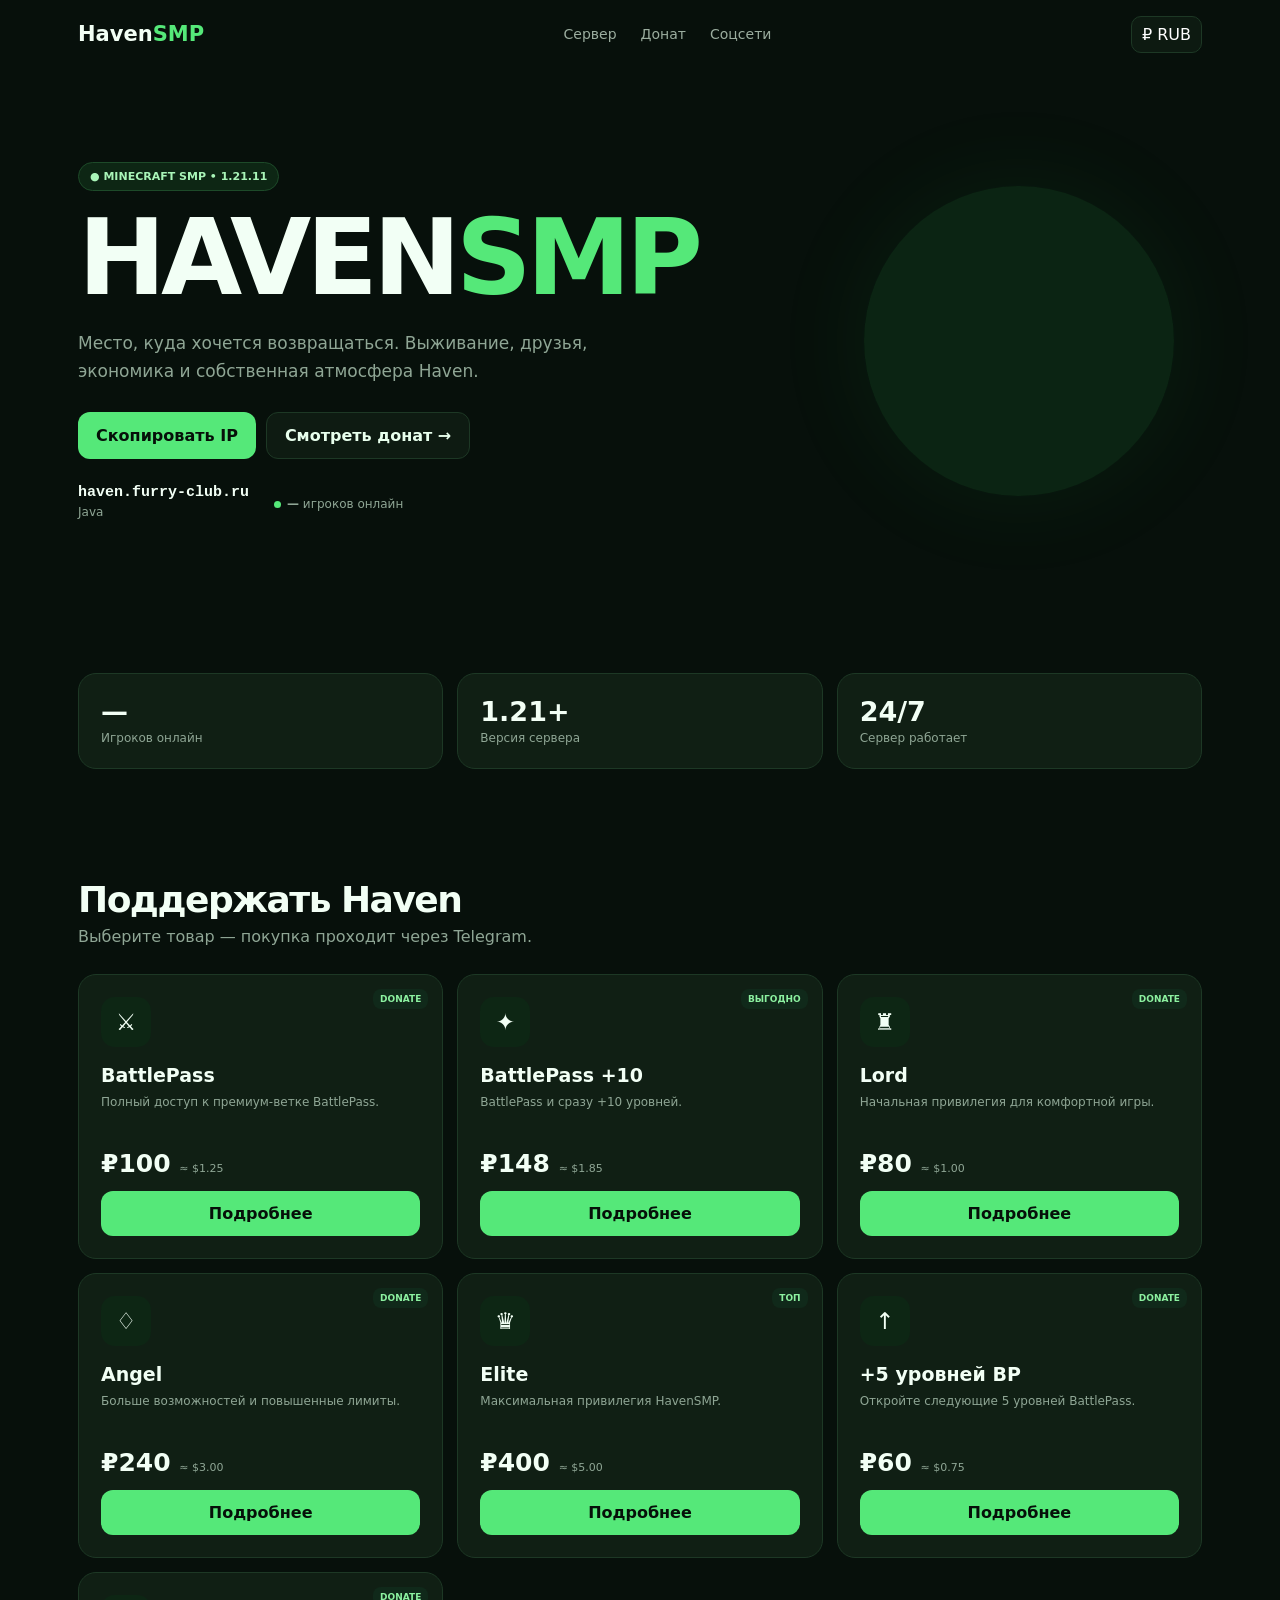
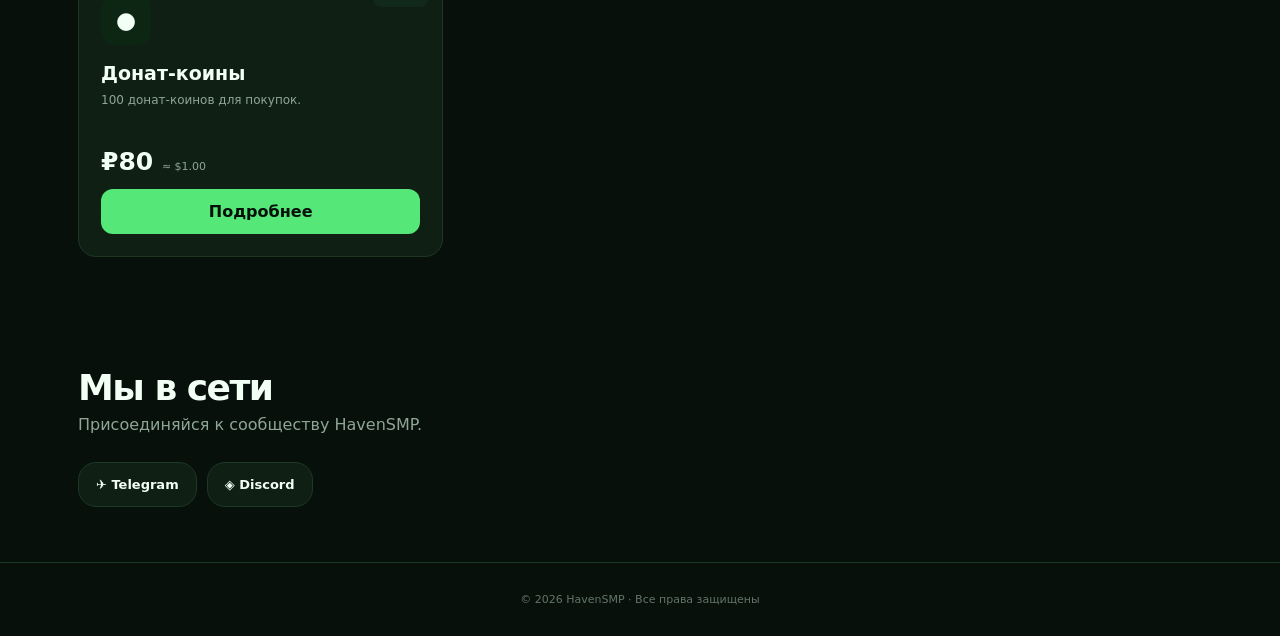
<file: HavenSMP_optimized.html>
<!doctype html>
<html lang="ru">
<head>
<meta charset="utf-8">
<meta name="viewport" content="width=device-width,initial-scale=1,viewport-fit=cover">
<meta name="theme-color" content="#07100b">
<title>HavenSMP — Minecraft SMP</title>
<style>
:root{--bg:#07100b;--bg2:#0b170e;--card:#101f14;--green:#55e879;--green2:#2bc85a;--text:#f2fff5;--muted:#8fa695;--line:#1d3825}
*{box-sizing:border-box}
html{scroll-behavior:smooth}
body{margin:0;background:var(--bg);color:var(--text);font-family:Inter,system-ui,-apple-system,BlinkMacSystemFont,"Segoe UI",sans-serif;overflow-x:hidden}
button,a{font:inherit}a{text-decoration:none;color:inherit}
.nav{height:68px;display:flex;align-items:center;justify-content:space-between;max-width:1160px;margin:auto;padding:0 18px}
.logo{font-weight:800;font-size:21px}.logo span{color:var(--green)}
.navlinks{display:flex;gap:24px;color:#9bad9f;font-size:14px}
.navlinks a:hover{color:#fff}
.currency{border:1px solid var(--line);background:#0d1a11;color:#fff;border-radius:10px;padding:8px 10px;cursor:pointer}
.hero{max-width:1160px;margin:auto;padding:70px 18px 75px;min-height:550px;display:flex;align-items:center;position:relative}
.heroText{max-width:690px;position:relative;z-index:1}
.eyebrow{display:inline-block;color:#a9f5b8;background:#0d2614;border:1px solid #1d4a29;border-radius:999px;padding:7px 11px;font-size:11px;font-weight:700;margin-bottom:20px}
h1{font-size:clamp(55px,9vw,105px);line-height:.9;letter-spacing:-5px;margin:0 0 24px}
h1 span{color:var(--green)}
.hero p{max-width:590px;color:var(--muted);line-height:1.65;font-size:17px;margin:0}
.buttons{display:flex;gap:10px;flex-wrap:wrap;margin-top:27px}
.btn{border:0;border-radius:12px;padding:13px 18px;cursor:pointer;font-weight:750;transition:transform .15s,background .15s}
.btn:hover{transform:translateY(-2px)}
.primary{background:var(--green);color:#061009}
.secondary{background:#0e1b12;color:#e8ffed;border:1px solid var(--line)}
.serverBox{display:flex;gap:25px;align-items:center;margin-top:25px;flex-wrap:wrap}
.ip{font:600 15px ui-monospace,SFMono-Regular,Consolas,monospace}
.status{font-size:12px;color:var(--muted);margin-top:4px}
.dot{display:inline-block;width:7px;height:7px;background:var(--green);border-radius:50%;margin-right:6px}
.heroOrb{position:absolute;right:4%;width:310px;height:310px;border-radius:50%;background:rgba(55,210,88,.10);box-shadow:0 0 100px rgba(55,210,88,.08)}
section{max-width:1160px;margin:auto;padding:55px 18px}
.stats{display:grid;grid-template-columns:repeat(3,1fr);gap:14px}
.stat,.card,.social{background:var(--card);border:1px solid var(--line);border-radius:18px}
.stat{padding:22px}.stat strong{font-size:27px;display:block}.stat span{font-size:12px;color:var(--muted)}
.sectionTitle{font-size:36px;letter-spacing:-1.5px;margin:0 0 7px}.sectionSub{color:var(--muted);margin:0 0 28px}
.shop{display:grid;grid-template-columns:repeat(3,minmax(0,1fr));gap:14px}
.card{padding:22px;position:relative;min-width:0;transition:transform .15s,border-color .15s}
.card:hover{transform:translateY(-3px);border-color:#2c633b}
.tag{position:absolute;right:14px;top:14px;background:#10291a;color:#8cf1a0;border-radius:8px;padding:5px 7px;font-size:9px;font-weight:800}
.icon{width:50px;height:50px;border-radius:14px;background:#0d2614;display:grid;place-items:center;font-size:23px;margin-bottom:17px}
.card h3{font-size:19px;margin:0 0 7px}.desc{font-size:12px;line-height:1.55;color:var(--muted);min-height:38px}
.price{font-size:25px;font-weight:800;margin:18px 0 13px}.price small{font-size:11px;color:var(--muted);font-weight:500}
.buy{width:100%}
.socials{display:flex;gap:10px;flex-wrap:wrap}.social{padding:14px 17px;font-size:13px;font-weight:650}.social:hover{border-color:#2c633b}
footer{border-top:1px solid var(--line);padding:30px 18px;text-align:center;color:#647568;font-size:11px}

.modal{position:fixed;inset:0;background:rgba(0,0,0,.72);display:none;align-items:center;justify-content:center;padding:16px;z-index:50}
.modal.open{display:flex}
.modalBox{width:min(520px,100%);max-height:min(700px,calc(100dvh - 32px));overflow:auto;background:var(--bg2);border:1px solid #285534;border-radius:20px;padding:24px;box-shadow:0 20px 60px rgba(0,0,0,.55);position:relative}
.close{position:absolute;right:14px;top:14px;width:34px;height:34px;border:0;border-radius:9px;background:#142219;color:#fff;font-size:21px;cursor:pointer}
.modalBox h2{font-size:28px;margin:3px 45px 9px 0}.modalBox p{color:var(--muted);font-size:13px;line-height:1.6}.modalBox ul{padding-left:19px;color:#a8bbaa;font-size:13px;line-height:1.8;margin-bottom:22px}

@media(max-width:800px){
 .nav{height:62px;padding:0 14px}.navlinks{display:none}
 .hero{padding:55px 16px 55px;min-height:0}.heroOrb{width:220px;height:220px;right:-100px;opacity:.35}
 h1{font-size:clamp(50px,18vw,76px);letter-spacing:-4px}
 .hero p{font-size:15px}.serverBox{gap:16px}
 section{padding:42px 16px}.stats{grid-template-columns:1fr;gap:10px}
 .shop{grid-template-columns:1fr;gap:11px}.card{padding:19px}.sectionTitle{font-size:29px}
 .modal{padding:10px}.modalBox{max-height:calc(100dvh - 20px);padding:20px;border-radius:17px}
}
@media(max-width:380px){
 .nav .currency{font-size:12px;padding:7px 8px}.logo{font-size:18px}
 .hero{padding-top:42px}.buttons{display:grid;grid-template-columns:1fr}.btn{width:100%}
 .serverBox{display:block}.serverBox>div+div{margin-top:12px}
}
@media(prefers-reduced-motion:reduce){html{scroll-behavior:auto}.card,.btn{transition:none}}
@media(max-width:800px){
 .heroOrb{display:none}
 .card:hover,.btn:hover{transform:none}
}
</style>
</head>
<body>
<nav class="nav">
 <div class="logo">Haven<span>SMP</span></div>
 <div class="navlinks"><a href="#server">Сервер</a><a href="#donate">Донат</a><a href="#social">Соцсети</a></div>
 <button class="currency" id="currency">₽ RUB</button>
</nav>

<main>
<section class="hero" id="server">
 <div class="heroText">
  <div class="eyebrow">● MINECRAFT SMP • 1.21.11</div>
  <h1>HAVEN<span>SMP</span></h1>
  <p>Место, куда хочется возвращаться. Выживание, друзья, экономика и собственная атмосфера Haven.</p>
  <div class="buttons">
   <button class="btn primary" onclick="copyIP()">Скопировать IP</button>
   <a class="btn secondary" href="#donate">Смотреть донат →</a>
  </div>
  <div class="serverBox">
   <div><div class="ip">haven.furry-club.ru</div><div class="status">Java</div></div>
   <div class="status"><span class="dot"></span><b id="online">—</b> игроков онлайн</div>
  </div>
 </div>
 <div class="heroOrb" aria-hidden="true"></div>
</section>

<section>
 <div class="stats">
  <div class="stat"><strong id="online2">—</strong><span>Игроков онлайн</span></div>
  <div class="stat"><strong>1.21+</strong><span>Версия сервера</span></div>
  <div class="stat"><strong>24/7</strong><span>Сервер работает</span></div>
 </div>
</section>

<section id="donate">
 <h2 class="sectionTitle">Поддержать Haven</h2>
 <p class="sectionSub">Выберите товар — покупка проходит через Telegram.</p>
 <div class="shop" id="shop"></div>
</section>

<section id="social">
 <h2 class="sectionTitle">Мы в сети</h2>
 <p class="sectionSub">Присоединяйся к сообществу HavenSMP.</p>
 <div class="socials">
  <a class="social" href="https://t.me/HavenSMP" target="_blank" rel="noopener">✈ Telegram</a>
  <a class="social" href="https://discord.gg/8dnhvuYzp" target="_blank" rel="noopener">◈ Discord</a>
 </div>
</section>
</main>
<footer>© 2026 HavenSMP · Все права защищены</footer>

<div class="modal" id="modal" role="dialog" aria-modal="true" aria-labelledby="modalTitle">
 <div class="modalBox">
  <button class="close" onclick="closeModal()" aria-label="Закрыть">×</button>
  <h2 id="modalTitle"></h2><p id="modalDesc"></p><ul id="modalList"></ul>
  <button class="btn primary" id="modalBuy">Купить</button>
 </div>
</div>

<script>
const TG="https://t.me/HavenSMP"; // ← ЗАМЕНИ на свой Telegram
const IP="haven.furry-club.ru";
let currency="RUB",rate=80;
const products=[
{name:"BattlePass",price:1.25,icon:"⚔",desc:"Полный доступ к премиум-ветке BattlePass.",info:["Премиум-ветка BattlePass","Все премиум-награды","Сезонные награды"]},
{name:"BattlePass +10",price:1.85,icon:"✦",tag:"ВЫГОДНО",desc:"BattlePass и сразу +10 уровней.",info:["Премиум BattlePass","+10 уровней","Все награды открытых уровней"]},
{name:"Lord",price:1,icon:"♜",desc:"Начальная привилегия для комфортной игры.",info:["Дополнительные команды","Больше возможностей для телепортации","Расширенные лимиты команд"]},
{name:"Angel",price:3,icon:"♢",desc:"Больше возможностей и повышенные лимиты.",info:["Все возможности Lord","Повышенные лимиты команд","Дополнительные удобства"]},
{name:"Elite",price:5,icon:"♛",tag:"ТОП",desc:"Максимальная привилегия HavenSMP.",info:["Все возможности Angel","Максимальные лимиты команд","Расширенные игровые возможности"]},
{name:"+5 уровней BP",price:.75,icon:"↑",desc:"Откройте следующие 5 уровней BattlePass.",info:["+5 следующих уровней","Моментальное открытие наград"]},
{name:"Донат-коины",price:1,icon:"●",desc:"100 донат-коинов для покупок.",info:["100 донат-коинов","Использование в донат-магазине"]}
];

const $=id=>document.getElementById(id);
function money(v){return currency==="USD"?`$${v.toFixed(2)}`:`₽${Math.round(v*rate).toLocaleString("ru-RU")}`}
function render(){
 $("shop").innerHTML=products.map((p,i)=>`
 <article class="card">
  <span class="tag">${p.tag||"DONATE"}</span>
  <div class="icon">${p.icon}</div><h3>${p.name}</h3>
  <div class="desc">${p.desc}</div>
  <div class="price">${money(p.price)} <small>${currency==="RUB"?"≈ $"+p.price.toFixed(2):"USD"}</small></div>
  <button class="btn primary buy" onclick="openModal(${i})">Подробнее</button>
 </article>`).join("");
}
function openModal(i){
 const p=products[i];$("modal").classList.add("open");
 $("modalTitle").textContent=p.name;$("modalDesc").textContent=p.desc;
 $("modalList").innerHTML=p.info.map(x=>`<li>${x}</li>`).join("");
 $("modalBuy").onclick=()=>location.href=TG;
}
function closeModal(){$("modal").classList.remove("open")}
$("modal").addEventListener("click",e=>{if(e.target===$("modal"))closeModal()});
document.addEventListener("keydown",e=>{if(e.key==="Escape")closeModal()});
function copyIP(){
 if(navigator.clipboard) navigator.clipboard.writeText(IP);
 const old=document.querySelector(".primary").textContent;
 document.querySelector(".primary").textContent="IP скопирован ✓";
 setTimeout(()=>document.querySelector(".primary").textContent=old,1400);
}
$("currency").onclick=()=>{
 currency=currency==="RUB"?"USD":"RUB";
 $("currency").textContent=currency==="RUB"?"₽ RUB":"$ USD";render();
};
async function getRate(){
 try{
  const r=await fetch("https://www.cbr-xml-daily.ru/daily_json.js",{cache:"no-store"});
  const d=await r.json();
  if(d?.Valute?.USD?.Value) rate=Number(d.Valute.USD.Value);
 }catch(e){}
 render();
}
async function getOnline(){
 try{
  const r=await fetch("https://api.mcsrvstat.us/3/"+encodeURIComponent(IP),{cache:"no-store"});
  const d=await r.json();const n=d?.players?.online;
  if(typeof n==="number"){$("online").textContent=n;$("online2").textContent=n}
 }catch(e){}
}
render();getRate();getOnline();setInterval(getOnline,60000);
</script>
</body>
</html>
</file>
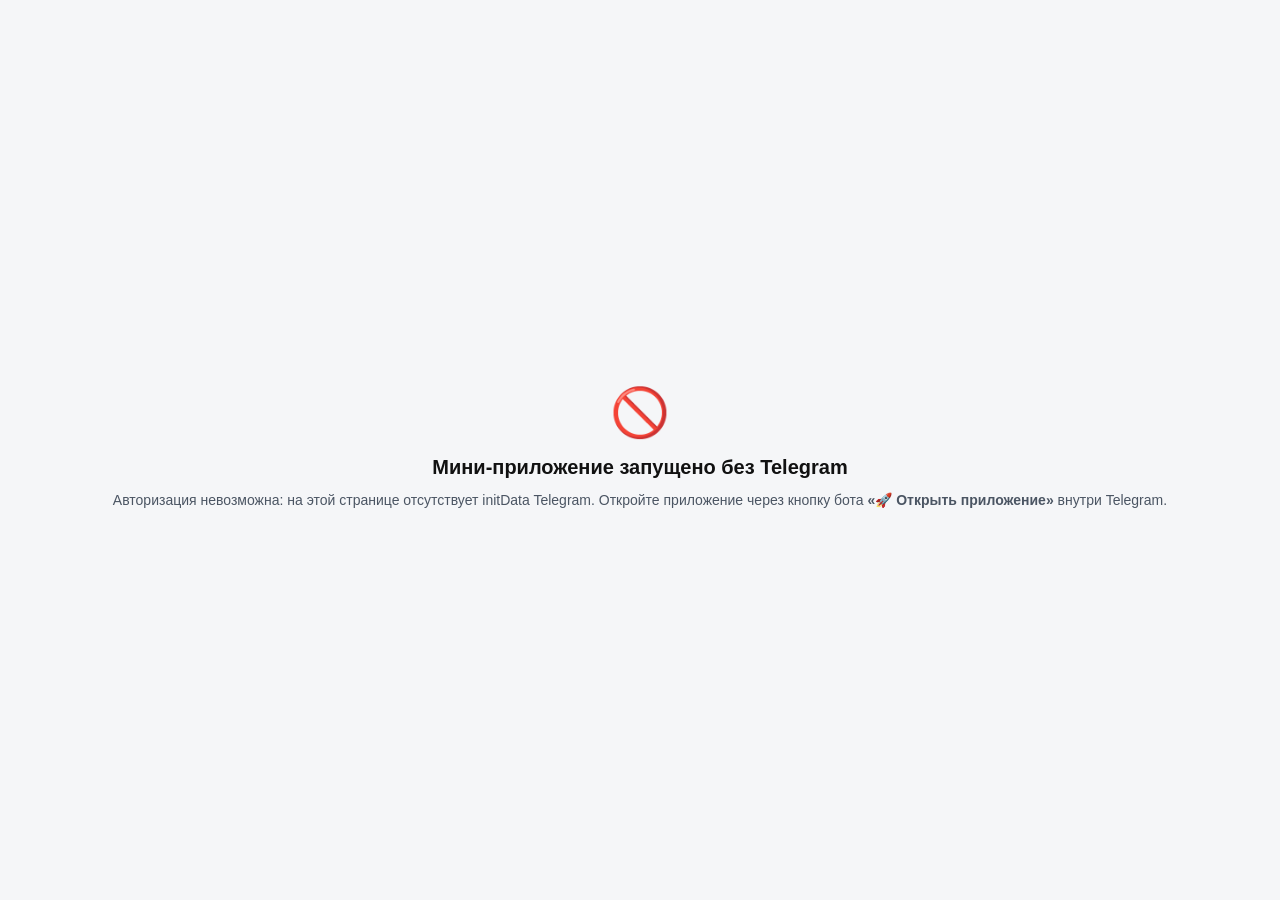
<file: miniapp.html>
<!doctype html>
<html lang="ru">
  <head>
    <meta charset="UTF-8" />
    <meta name="viewport" content="width=device-width, initial-scale=1.0, viewport-fit=cover" />
    <title>Рассылки Telegram</title>
    <script src="https://telegram.org/js/telegram-web-app.js"></script>
    <script type="module" crossorigin src="index-a8NsADB9.js"></script>
    <link rel="stylesheet" crossorigin href="index-Y_vMVnOQ.css">
  </head>
  <body>
    <div id="root"></div>
  </body>
</html>
</file>
<file: index-Y_vMVnOQ.css>
*,:before,:after{--tw-border-spacing-x: 0;--tw-border-spacing-y: 0;--tw-translate-x: 0;--tw-translate-y: 0;--tw-rotate: 0;--tw-skew-x: 0;--tw-skew-y: 0;--tw-scale-x: 1;--tw-scale-y: 1;--tw-pan-x: ;--tw-pan-y: ;--tw-pinch-zoom: ;--tw-scroll-snap-strictness: proximity;--tw-gradient-from-position: ;--tw-gradient-via-position: ;--tw-gradient-to-position: ;--tw-ordinal: ;--tw-slashed-zero: ;--tw-numeric-figure: ;--tw-numeric-spacing: ;--tw-numeric-fraction: ;--tw-ring-inset: ;--tw-ring-offset-width: 0px;--tw-ring-offset-color: #fff;--tw-ring-color: rgb(59 130 246 / .5);--tw-ring-offset-shadow: 0 0 #0000;--tw-ring-shadow: 0 0 #0000;--tw-shadow: 0 0 #0000;--tw-shadow-colored: 0 0 #0000;--tw-blur: ;--tw-brightness: ;--tw-contrast: ;--tw-grayscale: ;--tw-hue-rotate: ;--tw-invert: ;--tw-saturate: ;--tw-sepia: ;--tw-drop-shadow: ;--tw-backdrop-blur: ;--tw-backdrop-brightness: ;--tw-backdrop-contrast: ;--tw-backdrop-grayscale: ;--tw-backdrop-hue-rotate: ;--tw-backdrop-invert: ;--tw-backdrop-opacity: ;--tw-backdrop-saturate: ;--tw-backdrop-sepia: ;--tw-contain-size: ;--tw-contain-layout: ;--tw-contain-paint: ;--tw-contain-style: }::backdrop{--tw-border-spacing-x: 0;--tw-border-spacing-y: 0;--tw-translate-x: 0;--tw-translate-y: 0;--tw-rotate: 0;--tw-skew-x: 0;--tw-skew-y: 0;--tw-scale-x: 1;--tw-scale-y: 1;--tw-pan-x: ;--tw-pan-y: ;--tw-pinch-zoom: ;--tw-scroll-snap-strictness: proximity;--tw-gradient-from-position: ;--tw-gradient-via-position: ;--tw-gradient-to-position: ;--tw-ordinal: ;--tw-slashed-zero: ;--tw-numeric-figure: ;--tw-numeric-spacing: ;--tw-numeric-fraction: ;--tw-ring-inset: ;--tw-ring-offset-width: 0px;--tw-ring-offset-color: #fff;--tw-ring-color: rgb(59 130 246 / .5);--tw-ring-offset-shadow: 0 0 #0000;--tw-ring-shadow: 0 0 #0000;--tw-shadow: 0 0 #0000;--tw-shadow-colored: 0 0 #0000;--tw-blur: ;--tw-brightness: ;--tw-contrast: ;--tw-grayscale: ;--tw-hue-rotate: ;--tw-invert: ;--tw-saturate: ;--tw-sepia: ;--tw-drop-shadow: ;--tw-backdrop-blur: ;--tw-backdrop-brightness: ;--tw-backdrop-contrast: ;--tw-backdrop-grayscale: ;--tw-backdrop-hue-rotate: ;--tw-backdrop-invert: ;--tw-backdrop-opacity: ;--tw-backdrop-saturate: ;--tw-backdrop-sepia: ;--tw-contain-size: ;--tw-contain-layout: ;--tw-contain-paint: ;--tw-contain-style: }*,:before,:after{box-sizing:border-box;border-width:0;border-style:solid;border-color:#e5e7eb}:before,:after{--tw-content: ""}html,:host{line-height:1.5;-webkit-text-size-adjust:100%;-moz-tab-size:4;-o-tab-size:4;tab-size:4;font-family:ui-sans-serif,system-ui,sans-serif,"Apple Color Emoji","Segoe UI Emoji",Segoe UI Symbol,"Noto Color Emoji";font-feature-settings:normal;font-variation-settings:normal;-webkit-tap-highlight-color:transparent}body{margin:0;line-height:inherit}hr{height:0;color:inherit;border-top-width:1px}abbr:where([title]){-webkit-text-decoration:underline dotted;text-decoration:underline dotted}h1,h2,h3,h4,h5,h6{font-size:inherit;font-weight:inherit}a{color:inherit;text-decoration:inherit}b,strong{font-weight:bolder}code,kbd,samp,pre{font-family:ui-monospace,SFMono-Regular,Menlo,Monaco,Consolas,Liberation Mono,Courier New,monospace;font-feature-settings:normal;font-variation-settings:normal;font-size:1em}small{font-size:80%}sub,sup{font-size:75%;line-height:0;position:relative;vertical-align:baseline}sub{bottom:-.25em}sup{top:-.5em}table{text-indent:0;border-color:inherit;border-collapse:collapse}button,input,optgroup,select,textarea{font-family:inherit;font-feature-settings:inherit;font-variation-settings:inherit;font-size:100%;font-weight:inherit;line-height:inherit;letter-spacing:inherit;color:inherit;margin:0;padding:0}button,select{text-transform:none}button,input:where([type=button]),input:where([type=reset]),input:where([type=submit]){-webkit-appearance:button;background-color:transparent;background-image:none}:-moz-focusring{outline:auto}:-moz-ui-invalid{box-shadow:none}progress{vertical-align:baseline}::-webkit-inner-spin-button,::-webkit-outer-spin-button{height:auto}[type=search]{-webkit-appearance:textfield;outline-offset:-2px}::-webkit-search-decoration{-webkit-appearance:none}::-webkit-file-upload-button{-webkit-appearance:button;font:inherit}summary{display:list-item}blockquote,dl,dd,h1,h2,h3,h4,h5,h6,hr,figure,p,pre{margin:0}fieldset{margin:0;padding:0}legend{padding:0}ol,ul,menu{list-style:none;margin:0;padding:0}dialog{padding:0}textarea{resize:vertical}input::-moz-placeholder,textarea::-moz-placeholder{opacity:1;color:#9ca3af}input::placeholder,textarea::placeholder{opacity:1;color:#9ca3af}button,[role=button]{cursor:pointer}:disabled{cursor:default}img,svg,video,canvas,audio,iframe,embed,object{display:block;vertical-align:middle}img,video{max-width:100%;height:auto}[hidden]:where(:not([hidden=until-found])){display:none}.sr-only{position:absolute;width:1px;height:1px;padding:0;margin:-1px;overflow:hidden;clip:rect(0,0,0,0);white-space:nowrap;border-width:0}.pointer-events-none{pointer-events:none}.fixed{position:fixed}.absolute{position:absolute}.relative{position:relative}.inset-0{top:0;right:0;bottom:0;left:0}.-right-1{right:-.25rem}.-top-1{top:-.25rem}.bottom-0{bottom:0}.left-0{left:0}.left-0\.5{left:.125rem}.right-0{right:0}.top-0\.5{top:.125rem}.top-3{top:.75rem}.z-40{z-index:40}.z-50{z-index:50}.-mx-4{margin-left:-1rem;margin-right:-1rem}.mb-1{margin-bottom:.25rem}.mb-2{margin-bottom:.5rem}.mb-3{margin-bottom:.75rem}.mb-4{margin-bottom:1rem}.mt-1{margin-top:.25rem}.mt-2{margin-top:.5rem}.mt-3{margin-top:.75rem}.mt-4{margin-top:1rem}.block{display:block}.inline-block{display:inline-block}.flex{display:flex}.inline-flex{display:inline-flex}.grid{display:grid}.aspect-square{aspect-ratio:1 / 1}.h-2{height:.5rem}.h-3{height:.75rem}.h-4{height:1rem}.h-5{height:1.25rem}.h-6{height:1.5rem}.min-h-\[160px\]{min-height:160px}.min-h-\[80px\]{min-height:80px}.min-h-screen{min-height:100vh}.w-1\/2{width:50%}.w-11{width:2.75rem}.w-2\/3{width:66.666667%}.w-5{width:1.25rem}.w-full{width:100%}.max-w-sm{max-width:24rem}.flex-1{flex:1 1 0%}.cursor-pointer{cursor:pointer}.grid-cols-2{grid-template-columns:repeat(2,minmax(0,1fr))}.grid-cols-3{grid-template-columns:repeat(3,minmax(0,1fr))}.grid-cols-4{grid-template-columns:repeat(4,minmax(0,1fr))}.flex-col{flex-direction:column}.items-start{align-items:flex-start}.items-end{align-items:flex-end}.items-center{align-items:center}.justify-center{justify-content:center}.justify-between{justify-content:space-between}.justify-around{justify-content:space-around}.gap-0\.5{gap:.125rem}.gap-1{gap:.25rem}.gap-2{gap:.5rem}.gap-3{gap:.75rem}.space-y-1>:not([hidden])~:not([hidden]){--tw-space-y-reverse: 0;margin-top:calc(.25rem * calc(1 - var(--tw-space-y-reverse)));margin-bottom:calc(.25rem * var(--tw-space-y-reverse))}.space-y-2>:not([hidden])~:not([hidden]){--tw-space-y-reverse: 0;margin-top:calc(.5rem * calc(1 - var(--tw-space-y-reverse)));margin-bottom:calc(.5rem * var(--tw-space-y-reverse))}.space-y-3>:not([hidden])~:not([hidden]){--tw-space-y-reverse: 0;margin-top:calc(.75rem * calc(1 - var(--tw-space-y-reverse)));margin-bottom:calc(.75rem * var(--tw-space-y-reverse))}.space-y-4>:not([hidden])~:not([hidden]){--tw-space-y-reverse: 0;margin-top:calc(1rem * calc(1 - var(--tw-space-y-reverse)));margin-bottom:calc(1rem * var(--tw-space-y-reverse))}.overflow-x-auto{overflow-x:auto}.whitespace-nowrap{white-space:nowrap}.whitespace-pre-wrap{white-space:pre-wrap}.rounded-full{border-radius:9999px}.rounded-lg{border-radius:.5rem}.rounded-xl{border-radius:.75rem}.rounded-t-2xl{border-top-left-radius:1rem;border-top-right-radius:1rem}.border{border-width:1px}.border-b{border-bottom-width:1px}.border-t{border-top-width:1px}.border-gray-100{--tw-border-opacity: 1;border-color:rgb(243 244 246 / var(--tw-border-opacity, 1))}.border-red-200{--tw-border-opacity: 1;border-color:rgb(254 202 202 / var(--tw-border-opacity, 1))}.bg-black\/40{background-color:#0006}.bg-blue-100{--tw-bg-opacity: 1;background-color:rgb(219 234 254 / var(--tw-bg-opacity, 1))}.bg-brand-100{--tw-bg-opacity: 1;background-color:rgb(220 232 255 / var(--tw-bg-opacity, 1))}.bg-brand-500{--tw-bg-opacity: 1;background-color:rgb(59 111 224 / var(--tw-bg-opacity, 1))}.bg-emerald-100{--tw-bg-opacity: 1;background-color:rgb(209 250 229 / var(--tw-bg-opacity, 1))}.bg-gray-100{--tw-bg-opacity: 1;background-color:rgb(243 244 246 / var(--tw-bg-opacity, 1))}.bg-gray-200{--tw-bg-opacity: 1;background-color:rgb(229 231 235 / var(--tw-bg-opacity, 1))}.bg-gray-50{--tw-bg-opacity: 1;background-color:rgb(249 250 251 / var(--tw-bg-opacity, 1))}.bg-gray-800{--tw-bg-opacity: 1;background-color:rgb(31 41 55 / var(--tw-bg-opacity, 1))}.bg-green-100{--tw-bg-opacity: 1;background-color:rgb(220 252 231 / var(--tw-bg-opacity, 1))}.bg-green-600{--tw-bg-opacity: 1;background-color:rgb(22 163 74 / var(--tw-bg-opacity, 1))}.bg-red-100{--tw-bg-opacity: 1;background-color:rgb(254 226 226 / var(--tw-bg-opacity, 1))}.bg-red-50{--tw-bg-opacity: 1;background-color:rgb(254 242 242 / var(--tw-bg-opacity, 1))}.bg-red-500{--tw-bg-opacity: 1;background-color:rgb(239 68 68 / var(--tw-bg-opacity, 1))}.bg-red-600{--tw-bg-opacity: 1;background-color:rgb(220 38 38 / var(--tw-bg-opacity, 1))}.bg-white{--tw-bg-opacity: 1;background-color:rgb(255 255 255 / var(--tw-bg-opacity, 1))}.bg-white\/20{background-color:#fff3}.bg-yellow-100{--tw-bg-opacity: 1;background-color:rgb(254 249 195 / var(--tw-bg-opacity, 1))}.bg-gradient-to-br{background-image:linear-gradient(to bottom right,var(--tw-gradient-stops))}.from-brand-500{--tw-gradient-from: #3b6fe0 var(--tw-gradient-from-position);--tw-gradient-to: rgb(59 111 224 / 0) var(--tw-gradient-to-position);--tw-gradient-stops: var(--tw-gradient-from), var(--tw-gradient-to)}.to-brand-700{--tw-gradient-to: #22459a var(--tw-gradient-to-position)}.p-3{padding:.75rem}.p-4{padding:1rem}.p-5{padding:1.25rem}.p-6{padding:1.5rem}.px-2{padding-left:.5rem;padding-right:.5rem}.px-2\.5{padding-left:.625rem;padding-right:.625rem}.px-3{padding-left:.75rem;padding-right:.75rem}.px-4{padding-left:1rem;padding-right:1rem}.py-1{padding-top:.25rem;padding-bottom:.25rem}.py-1\.5{padding-top:.375rem;padding-bottom:.375rem}.py-2{padding-top:.5rem;padding-bottom:.5rem}.py-8{padding-top:2rem;padding-bottom:2rem}.pb-1{padding-bottom:.25rem}.pb-24{padding-bottom:6rem}.pb-28{padding-bottom:7rem}.pb-\[env\(safe-area-inset-bottom\)\]{padding-bottom:env(safe-area-inset-bottom)}.pt-2{padding-top:.5rem}.pt-3{padding-top:.75rem}.pt-6{padding-top:1.5rem}.text-center{text-align:center}.text-2xl{font-size:1.5rem;line-height:2rem}.text-3xl{font-size:1.875rem;line-height:2.25rem}.text-5xl{font-size:3rem;line-height:1}.text-lg{font-size:1.125rem;line-height:1.75rem}.text-sm{font-size:.875rem;line-height:1.25rem}.text-xl{font-size:1.25rem;line-height:1.75rem}.text-xs{font-size:.75rem;line-height:1rem}.font-bold{font-weight:700}.font-medium{font-weight:500}.font-normal{font-weight:400}.font-semibold{font-weight:600}.leading-none{line-height:1}.leading-relaxed{line-height:1.625}.text-blue-700{--tw-text-opacity: 1;color:rgb(29 78 216 / var(--tw-text-opacity, 1))}.text-brand-500{--tw-text-opacity: 1;color:rgb(59 111 224 / var(--tw-text-opacity, 1))}.text-brand-700{--tw-text-opacity: 1;color:rgb(34 69 154 / var(--tw-text-opacity, 1))}.text-emerald-700{--tw-text-opacity: 1;color:rgb(4 120 87 / var(--tw-text-opacity, 1))}.text-gray-400{--tw-text-opacity: 1;color:rgb(156 163 175 / var(--tw-text-opacity, 1))}.text-gray-500{--tw-text-opacity: 1;color:rgb(107 114 128 / var(--tw-text-opacity, 1))}.text-gray-600{--tw-text-opacity: 1;color:rgb(75 85 99 / var(--tw-text-opacity, 1))}.text-green-600{--tw-text-opacity: 1;color:rgb(22 163 74 / var(--tw-text-opacity, 1))}.text-green-700{--tw-text-opacity: 1;color:rgb(21 128 61 / var(--tw-text-opacity, 1))}.text-red-500{--tw-text-opacity: 1;color:rgb(239 68 68 / var(--tw-text-opacity, 1))}.text-red-600{--tw-text-opacity: 1;color:rgb(220 38 38 / var(--tw-text-opacity, 1))}.text-red-700{--tw-text-opacity: 1;color:rgb(185 28 28 / var(--tw-text-opacity, 1))}.text-white{--tw-text-opacity: 1;color:rgb(255 255 255 / var(--tw-text-opacity, 1))}.text-yellow-700{--tw-text-opacity: 1;color:rgb(161 98 7 / var(--tw-text-opacity, 1))}.opacity-80{opacity:.8}.shadow-lg{--tw-shadow: 0 10px 15px -3px rgb(0 0 0 / .1), 0 4px 6px -4px rgb(0 0 0 / .1);--tw-shadow-colored: 0 10px 15px -3px var(--tw-shadow-color), 0 4px 6px -4px var(--tw-shadow-color);box-shadow:var(--tw-ring-offset-shadow, 0 0 #0000),var(--tw-ring-shadow, 0 0 #0000),var(--tw-shadow)}.ring-2{--tw-ring-offset-shadow: var(--tw-ring-inset) 0 0 0 var(--tw-ring-offset-width) var(--tw-ring-offset-color);--tw-ring-shadow: var(--tw-ring-inset) 0 0 0 calc(2px + var(--tw-ring-offset-width)) var(--tw-ring-color);box-shadow:var(--tw-ring-offset-shadow),var(--tw-ring-shadow),var(--tw-shadow, 0 0 #0000)}.ring-brand-500{--tw-ring-opacity: 1;--tw-ring-color: rgb(59 111 224 / var(--tw-ring-opacity, 1))}.filter{filter:var(--tw-blur) var(--tw-brightness) var(--tw-contrast) var(--tw-grayscale) var(--tw-hue-rotate) var(--tw-invert) var(--tw-saturate) var(--tw-sepia) var(--tw-drop-shadow)}.transition{transition-property:color,background-color,border-color,text-decoration-color,fill,stroke,opacity,box-shadow,transform,filter,backdrop-filter;transition-timing-function:cubic-bezier(.4,0,.2,1);transition-duration:.15s}.transition-all{transition-property:all;transition-timing-function:cubic-bezier(.4,0,.2,1);transition-duration:.15s}.transition-colors{transition-property:color,background-color,border-color,text-decoration-color,fill,stroke;transition-timing-function:cubic-bezier(.4,0,.2,1);transition-duration:.15s}.transition-transform{transition-property:transform;transition-timing-function:cubic-bezier(.4,0,.2,1);transition-duration:.15s}:root{--tg-bg: var(--tg-theme-bg-color, #ffffff);--tg-text: var(--tg-theme-text-color, #111111);--tg-hint: var(--tg-theme-hint-color, #999999);--tg-link: var(--tg-theme-link-color, #3b6fe0);--tg-button: var(--tg-theme-button-color, #3b6fe0);--tg-button-text: var(--tg-theme-button-text-color, #ffffff);--tg-secondary-bg: var(--tg-theme-secondary-bg-color, #f5f6f8)}html,body,#root{height:100%}body{background-color:var(--tg-secondary-bg);color:var(--tg-text);font-family:-apple-system,BlinkMacSystemFont,Segoe UI,Roboto,Helvetica,Arial,sans-serif;-webkit-tap-highlight-color:transparent}@keyframes pulse{50%{opacity:.5}}.skeleton{animation:pulse 2s cubic-bezier(.4,0,.6,1) infinite;border-radius:.5rem;--tw-bg-opacity: 1;background-color:rgb(229 231 235 / var(--tw-bg-opacity, 1))}.skeleton:is(.dark *){--tw-bg-opacity: 1;background-color:rgb(55 65 81 / var(--tw-bg-opacity, 1))}.card{border-radius:1.25rem;--tw-bg-opacity: 1;background-color:rgb(255 255 255 / var(--tw-bg-opacity, 1));padding:1rem;--tw-shadow: 0 1px 2px 0 rgb(0 0 0 / .05);--tw-shadow-colored: 0 1px 2px 0 var(--tw-shadow-color);box-shadow:var(--tw-ring-offset-shadow, 0 0 #0000),var(--tw-ring-shadow, 0 0 #0000),var(--tw-shadow)}.card:is(.dark *){--tw-bg-opacity: 1;background-color:rgb(31 41 55 / var(--tw-bg-opacity, 1))}.btn-primary{width:100%;border-radius:.75rem;padding-top:.75rem;padding-bottom:.75rem;font-weight:500;--tw-text-opacity: 1;color:rgb(255 255 255 / var(--tw-text-opacity, 1));transition-property:color,background-color,border-color,text-decoration-color,fill,stroke,opacity,box-shadow,transform,filter,backdrop-filter;transition-timing-function:cubic-bezier(.4,0,.2,1);transition-duration:.15s}.btn-primary:active{--tw-scale-x: .98;--tw-scale-y: .98;transform:translate(var(--tw-translate-x),var(--tw-translate-y)) rotate(var(--tw-rotate)) skew(var(--tw-skew-x)) skewY(var(--tw-skew-y)) scaleX(var(--tw-scale-x)) scaleY(var(--tw-scale-y))}.btn-primary{background-color:var(--tg-button);color:var(--tg-button-text)}.btn-secondary{width:100%;border-radius:.75rem;--tw-bg-opacity: 1;background-color:rgb(243 244 246 / var(--tw-bg-opacity, 1));padding-top:.75rem;padding-bottom:.75rem;font-weight:500;--tw-text-opacity: 1;color:rgb(31 41 55 / var(--tw-text-opacity, 1));transition-property:color,background-color,border-color,text-decoration-color,fill,stroke,opacity,box-shadow,transform,filter,backdrop-filter;transition-timing-function:cubic-bezier(.4,0,.2,1);transition-duration:.15s}.btn-secondary:active{--tw-scale-x: .98;--tw-scale-y: .98;transform:translate(var(--tw-translate-x),var(--tw-translate-y)) rotate(var(--tw-rotate)) skew(var(--tw-skew-x)) skewY(var(--tw-skew-y)) scaleX(var(--tw-scale-x)) scaleY(var(--tw-scale-y))}.btn-secondary:is(.dark *){--tw-bg-opacity: 1;background-color:rgb(55 65 81 / var(--tw-bg-opacity, 1));--tw-text-opacity: 1;color:rgb(243 244 246 / var(--tw-text-opacity, 1))}.input-field{width:100%;border-radius:.75rem;border-width:1px;--tw-border-opacity: 1;border-color:rgb(229 231 235 / var(--tw-border-opacity, 1));--tw-bg-opacity: 1;background-color:rgb(255 255 255 / var(--tw-bg-opacity, 1));padding:.75rem 1rem;outline:2px solid transparent;outline-offset:2px}.input-field:focus{--tw-ring-offset-shadow: var(--tw-ring-inset) 0 0 0 var(--tw-ring-offset-width) var(--tw-ring-offset-color);--tw-ring-shadow: var(--tw-ring-inset) 0 0 0 calc(2px + var(--tw-ring-offset-width)) var(--tw-ring-color);box-shadow:var(--tw-ring-offset-shadow),var(--tw-ring-shadow),var(--tw-shadow, 0 0 #0000);--tw-ring-opacity: 1;--tw-ring-color: rgb(91 141 239 / var(--tw-ring-opacity, 1))}.input-field:is(.dark *){--tw-border-opacity: 1;border-color:rgb(55 65 81 / var(--tw-border-opacity, 1));--tw-bg-opacity: 1;background-color:rgb(31 41 55 / var(--tw-bg-opacity, 1))}.peer:checked~.peer-checked\:translate-x-5{--tw-translate-x: 1.25rem;transform:translate(var(--tw-translate-x),var(--tw-translate-y)) rotate(var(--tw-rotate)) skew(var(--tw-skew-x)) skewY(var(--tw-skew-y)) scaleX(var(--tw-scale-x)) scaleY(var(--tw-scale-y))}.peer:checked~.peer-checked\:bg-brand-500{--tw-bg-opacity: 1;background-color:rgb(59 111 224 / var(--tw-bg-opacity, 1))}.dark\:border-gray-700:is(.dark *){--tw-border-opacity: 1;border-color:rgb(55 65 81 / var(--tw-border-opacity, 1))}.dark\:bg-gray-800:is(.dark *){--tw-bg-opacity: 1;background-color:rgb(31 41 55 / var(--tw-bg-opacity, 1))}.dark\:bg-gray-900:is(.dark *){--tw-bg-opacity: 1;background-color:rgb(17 24 39 / var(--tw-bg-opacity, 1))}@media (min-width: 640px){.sm\:max-w-sm{max-width:24rem}.sm\:items-center{align-items:center}.sm\:rounded-2xl{border-radius:1rem}}
</file>
